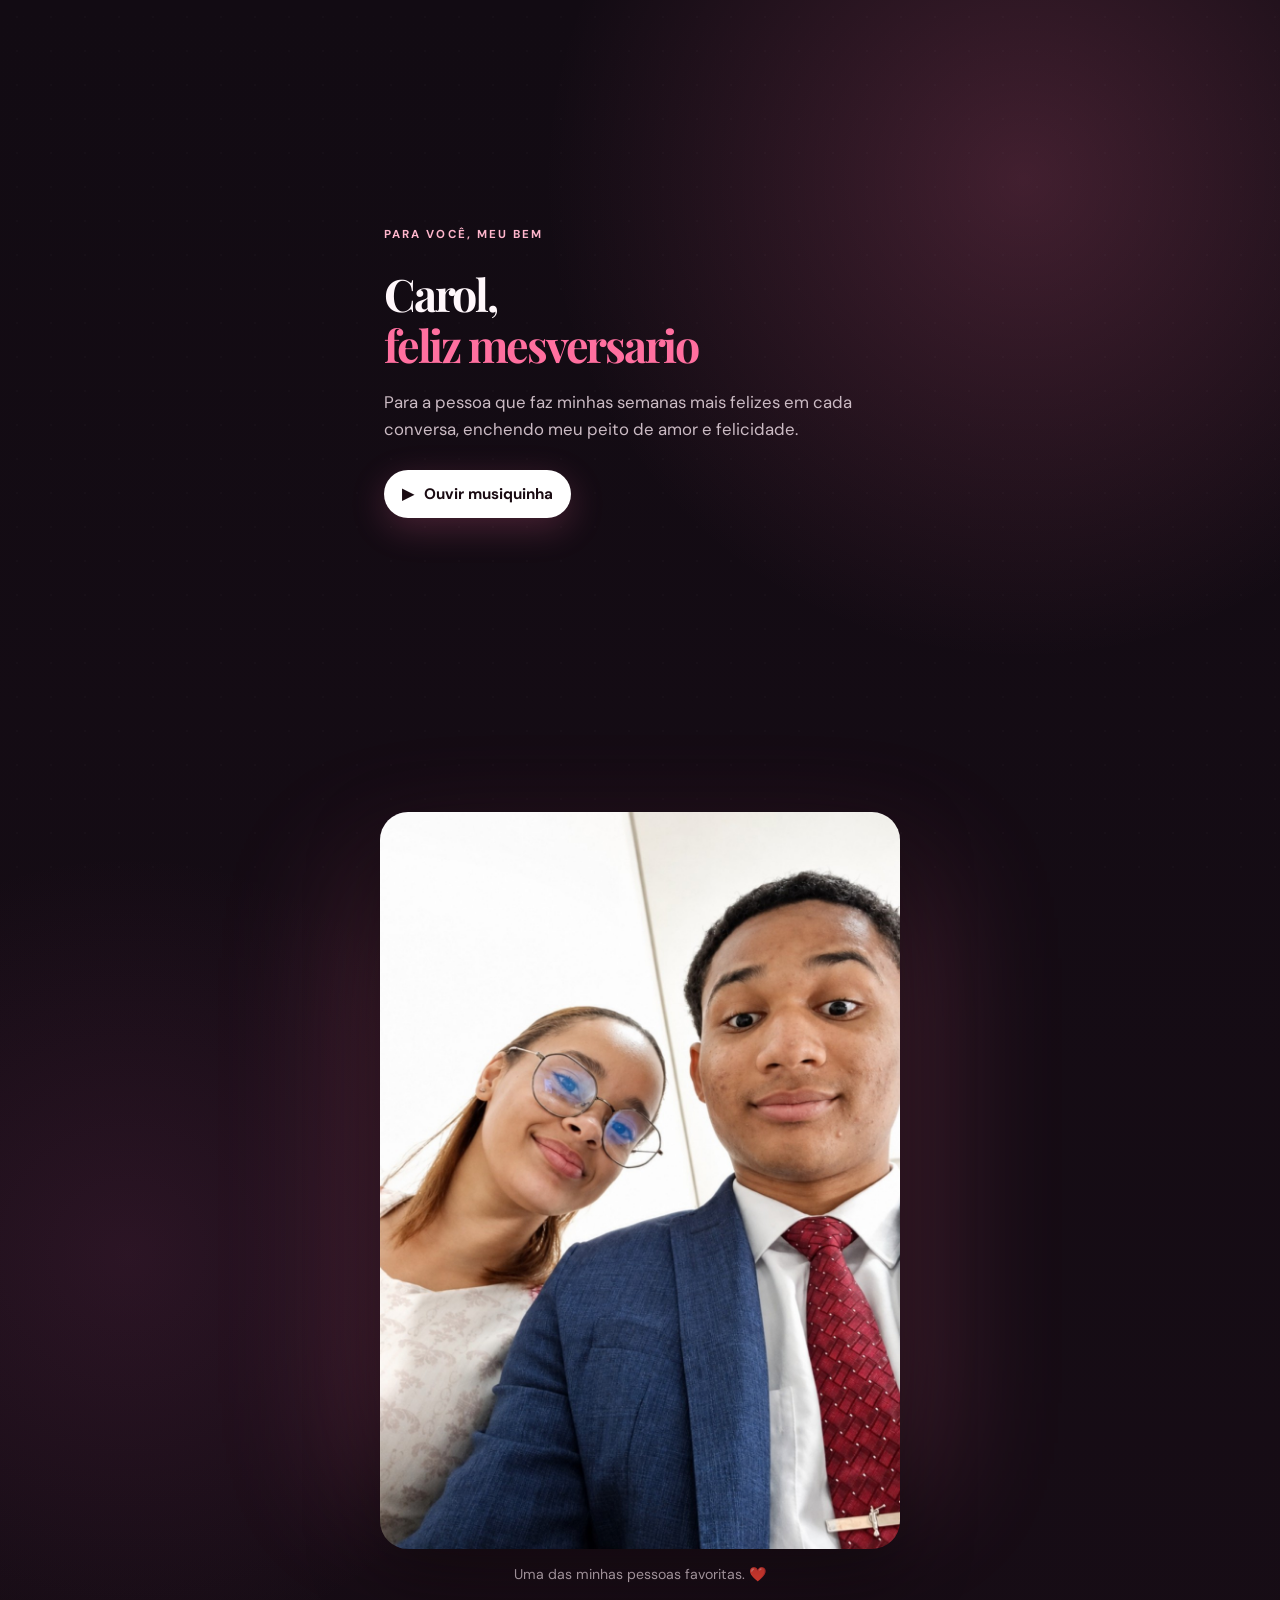
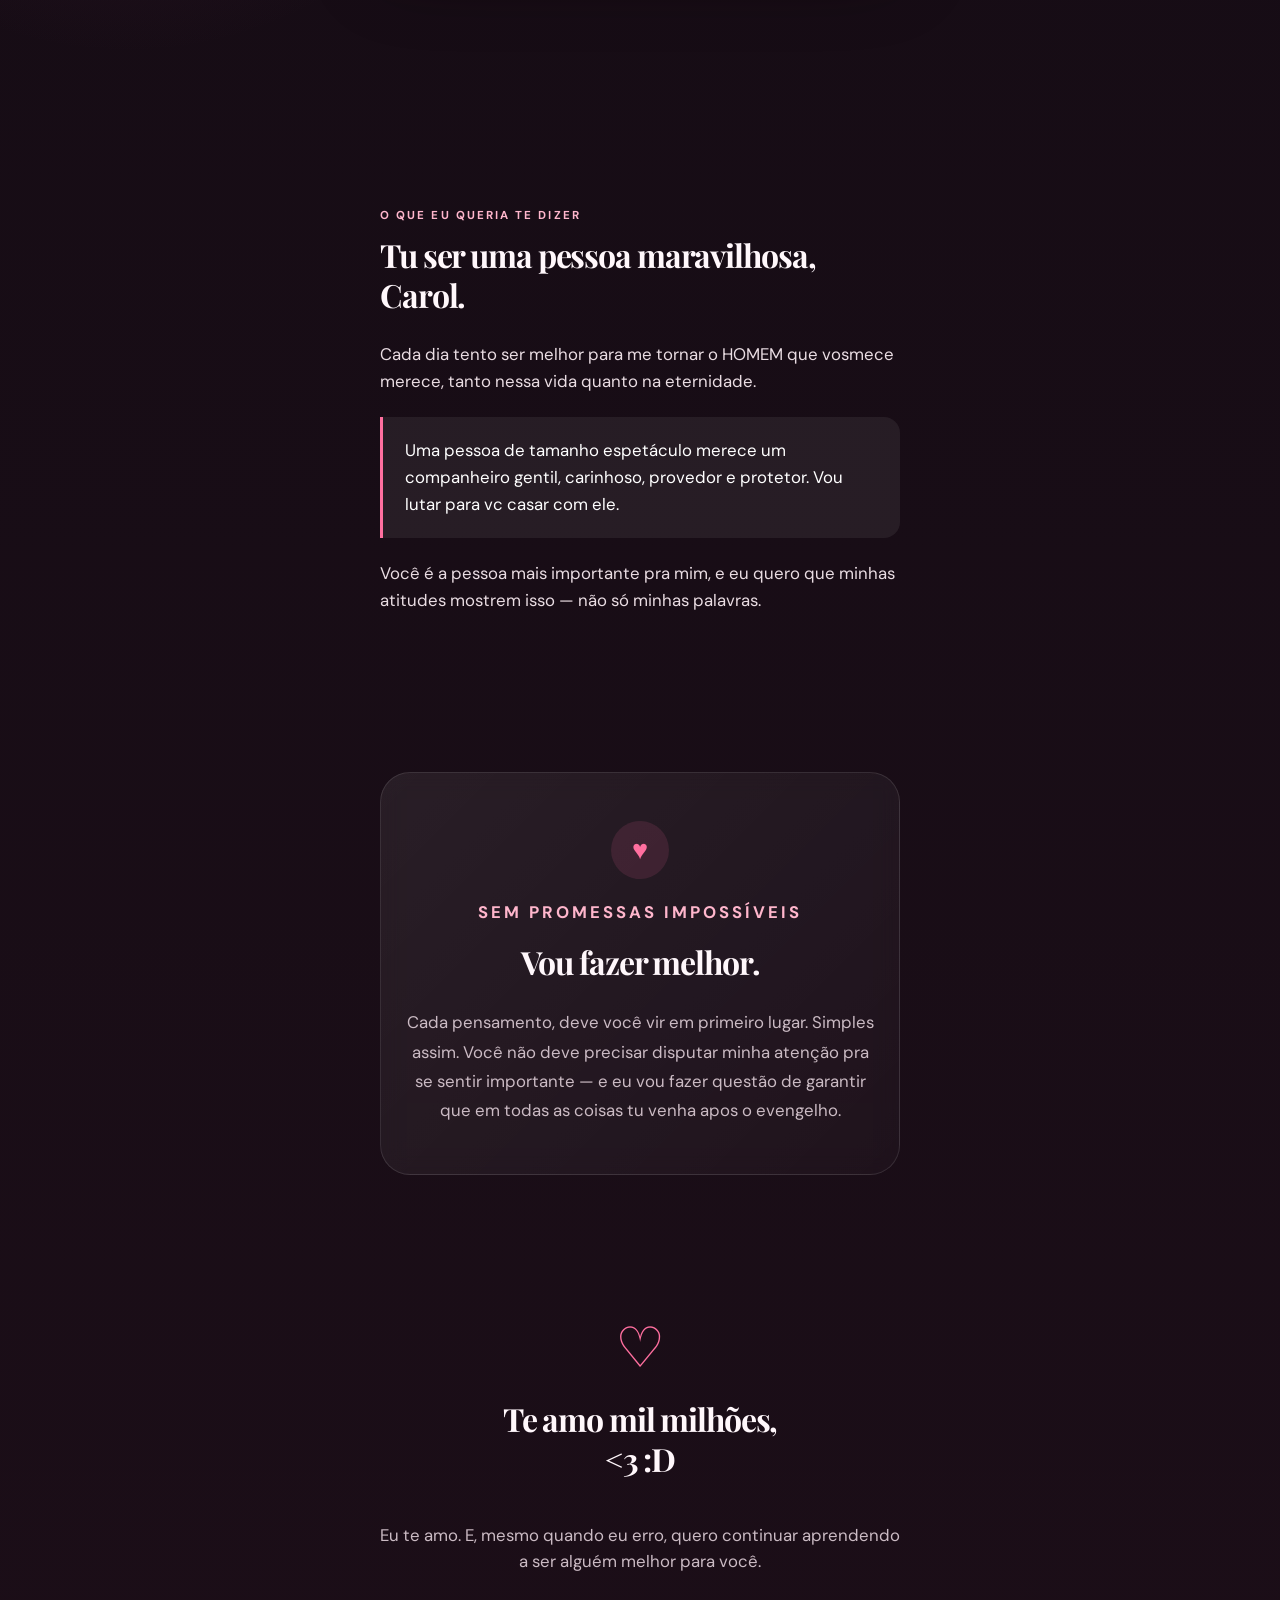
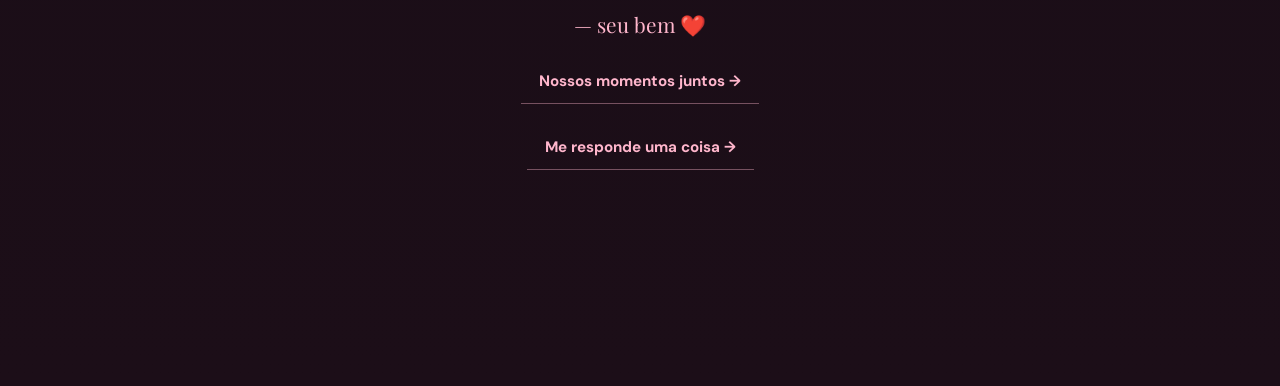
<file: index.html>
<!DOCTYPE html>
<html lang="pt-BR">
<head>
<meta charset="UTF-8">
<meta name="viewport" content="width=device-width, initial-scale=1.0, viewport-fit=cover">
<meta name="theme-color" content="#120b13">
<title>Para a minha Carol ❤️</title>
<link rel="preconnect" href="https://fonts.googleapis.com">
<link rel="preconnect" href="https://fonts.gstatic.com" crossorigin>
<link href="https://fonts.googleapis.com/css2?family=DM+Sans:wght@400;500;700&family=Playfair+Display:wght@600;700&display=swap" rel="stylesheet">
<link rel="stylesheet" href="style.css">
<link rel="stylesheet" href="mobile.css">
</head>
<body>
<div class="hearts" aria-hidden="true"></div>
<main>
<section class="hero">
<p class="eyebrow">para você, meu bem</p>
<h1>Carol,<br><span>feliz mesversario</span></h1>
<p class="intro">
Para a pessoa que faz minhas semanas mais felizes em cada conversa,
enchendo meu peito de amor e felicidade.
</p>
<button class="music-btn" id="musicBtn" type="button">
<span id="musicIcon">▶</span>
<span id="musicText">Ouvir musiquinha</span>
</button>
<audio id="music" src="assets/nossa-musica.mp3" preload="metadata"></audio>
</section>

<section class="photo-card">
<div class="photo-wrap">
<img src="assets/nossa-foto.png" alt="Uma foto minha com a Carol">
<div class="photo-glow"></div>
</div>
<p class="caption">Uma das minhas pessoas favoritas. ❤️</p>
</section>

<section class="letter">
<p class="section-label">O que eu queria te dizer</p>
<h2>Tu ser uma pessoa maravilhosa, Carol.</h2>
<div class="letter-text">
<p>
Cada dia tento ser melhor para me tornar o HOMEM que vosmece
merece, tanto nessa vida quanto na eternidade.
</p>
<p class="highlight">
Uma pessoa de tamanho espetáculo merece um companheiro gentil,
carinhoso, provedor e protetor. Vou lutar para vc casar com ele.
</p>
<p>
Você é a pessoa mais importante pra mim, e eu quero que minhas
atitudes mostrem isso — não só minhas palavras.
</p>
</div>
</section>

<section class="promise">
<div class="promise-icon">♥</div>
<p class="section-label">Sem promessas impossíveis</p>
<h2>Vou fazer melhor.</h2>
<p>
Cada pensamento, deve você vir em primeiro lugar. Simples assim. Você não
deve precisar disputar minha atenção pra se sentir importante — e
eu vou fazer questão de garantir que em todas as coisas tu venha apos o evengelho.
</p>
</section>

<section class="final">
<div class="tiny-heart">♡</div>
<h2>Te amo mil milhões,<br> <3 :D</h2>
<p>
Eu te amo. E, mesmo quando eu erro, quero continuar aprendendo a ser
alguém melhor para você.
</p>
<div class="signature">— seu bem ❤️</div>
<a class="gallery-link" href="galeria.html">Nossos momentos juntos →</a>
<a class="gallery-link" href="perdao.html">Me responde uma coisa →</a>
</section>
</main>
<script src="script.js"></script>
</body>
</html>
</file>
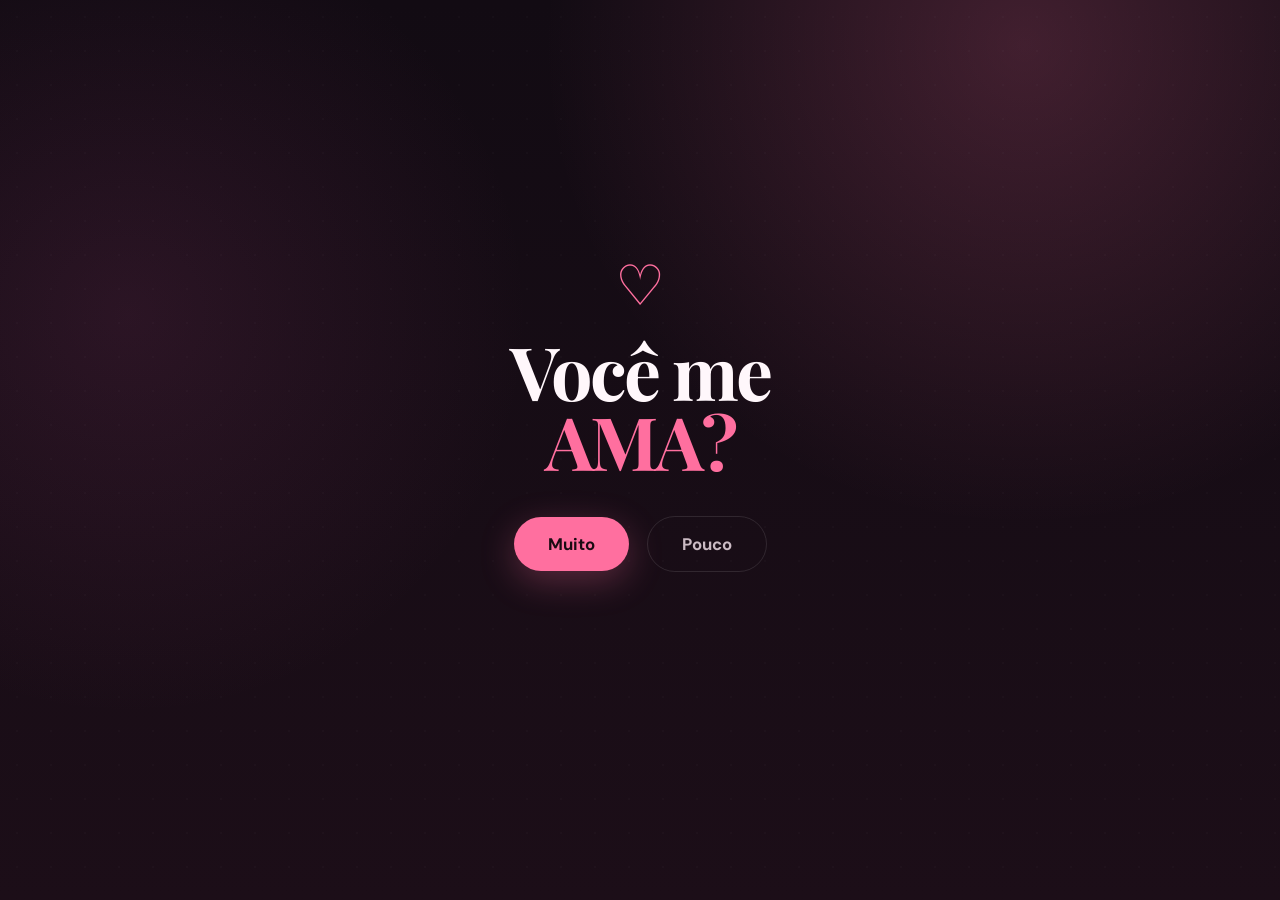
<file: perdao.html>
<!DOCTYPE html>
<html lang="pt-BR">
<head>
<meta charset="UTF-8">
<meta name="viewport" content="width=device-width, initial-scale=1.0, viewport-fit=cover">
<meta name="theme-color" content="#120b13">
<title>Você me ama? — para a minha Carol ❤️</title>
<link rel="preconnect" href="https://fonts.googleapis.com">
<link rel="preconnect" href="https://fonts.gstatic.com" crossorigin>
<link href="https://fonts.googleapis.com/css2?family=DM+Sans:wght@400;500;700&family=Playfair+Display:wght@600;700&display=swap" rel="stylesheet">
<link rel="stylesheet" href="style.css">
<link rel="stylesheet" href="mobile.css">
</head>
<body>
<div class="hearts" aria-hidden="true"></div>
<main class="perdao-main">
<section class="perdao-screen" id="perguntaScreen">
<div class="tiny-heart">♡</div>
<h1 class="perdao-title">Você me<br><span>AMA?</span></h1>
<div class="perdao-buttons">
<button class="perdao-btn yes" id="simBtn" type="button">Muito</button>
<button class="perdao-btn no" id="naoBtn" type="button">Pouco</button>
</div>
</section>

<section class="perdao-screen hidden" id="respostaScreen">
<div class="tiny-heart">♡</div>
<h2 class="perdao-resposta">Nunca duvidei 😁</h2>
<a class="back-link big" href="index.html">← voltar pro início</a>
</section>
</main>
<script src="script.js"></script>
<script>
const naoBtn = document.getElementById('naoBtn');
const simBtn = document.getElementById('simBtn');
const perguntaScreen = document.getElementById('perguntaScreen');
const respostaScreen = document.getElementById('respostaScreen');

naoBtn.addEventListener('click', () => {
  const margin = 16;
  const maxX = window.innerWidth - naoBtn.offsetWidth - margin;
  const maxY = window.innerHeight - naoBtn.offsetHeight - margin;
  const x = Math.max(margin, Math.random() * maxX);
  const y = Math.max(margin, Math.random() * maxY);
  naoBtn.style.position = 'fixed';
  naoBtn.style.left = x + 'px';
  naoBtn.style.top = y + 'px';
});

simBtn.addEventListener('click', () => {
  perguntaScreen.classList.add('hidden');
  respostaScreen.classList.remove('hidden');
});
</script>
</body>
</html>
</file>
<file: style.css>
* {
  box-sizing: border-box;
}

:root {
  --bg: #120b13;
  --bg2: #1c0e18;
  --text: #fff7fb;
  --muted: #cbbbc4;
  --accent: #ff6f9f;
  --accent2: #ffb6cc;
  --card: rgba(255,255,255,.065);
  --line: rgba(255,255,255,.11);
}

html {
  scroll-behavior: smooth;
}

body {
  margin: 0;
  min-height: 100vh;
  color: var(--text);
  background:
    radial-gradient(circle at 80% 5%, rgba(255,111,159,.20), transparent 30rem),
    radial-gradient(circle at 10% 35%, rgba(177,72,133,.14), transparent 25rem),
    linear-gradient(180deg, var(--bg), var(--bg2));
  font-family: "DM Sans", sans-serif;
  overflow-x: hidden;
}

body::before {
  content: "";
  position: fixed;
  inset: 0;
  pointer-events: none;
  background-image: radial-gradient(rgba(255,255,255,.16) 1px, transparent 1px);
  background-size: 34px 34px;
  opacity: .12;
}

main {
  width: min(100%, 860px);
  margin: auto;
  padding: 28px 20px 80px;
  position: relative;
  z-index: 1;
}

section {
  margin-bottom: 72px;
}

.hero {
  min-height: 72vh;
  display: flex;
  flex-direction: column;
  justify-content: center;
  align-items: flex-start;
  padding: 55px 4px 25px;
}

.eyebrow,
.section-label {
  text-transform: uppercase;
  letter-spacing: .18em;
  font-size: .72rem;
  color: var(--accent2);
  font-weight: 700;
}

.hero h1 {
  margin: 14px 0 18px;
  font-family: "Playfair Display", serif;
  font-size: clamp(3.6rem, 13vw, 7.2rem);
  line-height: .9;
  letter-spacing: -.05em;
}

.hero h1 span {
  color: var(--accent);
}

.intro {
  max-width: 620px;
  color: var(--muted);
  font-size: clamp(1rem, 3vw, 1.2rem);
  line-height: 1.7;
  margin: 0 0 28px;
}

.music-btn {
  border: 0;
  color: #1a0b12;
  background: #fff;
  border-radius: 999px;
  padding: 14px 20px;
  display: inline-flex;
  align-items: center;
  gap: 10px;
  font: 700 .95rem "DM Sans", sans-serif;
  cursor: pointer;
  box-shadow: 0 10px 35px rgba(255,111,159,.22);
  transition: transform .2s ease, box-shadow .2s ease;
}

.music-btn:hover {
  transform: translateY(-2px);
  box-shadow: 0 14px 42px rgba(255,111,159,.30);
}

.music-btn.playing {
  background: var(--accent);
}

.photo-card {
  text-align: center;
}

.photo-wrap {
  position: relative;
  width: min(100%, 620px);
  margin: auto;
}

.photo-wrap img {
  width: 100%;
  display: block;
  border-radius: 28px;
  position: relative;
  z-index: 2;
  box-shadow: 0 25px 70px rgba(0,0,0,.45);
}

.photo-glow {
  position: absolute;
  inset: 8% -5%;
  background: var(--accent);
  filter: blur(70px);
  opacity: .22;
  z-index: 1;
}

.caption {
  color: var(--muted);
  font-size: .88rem;
  margin-top: 16px;
}

.letter,
.promise {
  max-width: 680px;
  margin-left: auto;
  margin-right: auto;
}

h2 {
  font-family: "Playfair Display", serif;
  font-size: clamp(2.2rem, 7vw, 4rem);
  line-height: 1;
  margin: 12px 0 26px;
  letter-spacing: -.035em;
}

.letter-text {
  color: #eadde3;
  font-size: 1.04rem;
  line-height: 1.85;
}

.letter-text p {
  margin: 0 0 22px;
}

.highlight {
  color: #fff;
  padding: 20px 22px;
  border-left: 3px solid var(--accent);
  background: var(--card);
  border-radius: 0 16px 16px 0;
}

.promise {
  text-align: center;
  padding: 48px 25px;
  border: 1px solid var(--line);
  background: linear-gradient(135deg, rgba(255,255,255,.07), rgba(255,255,255,.025));
  border-radius: 30px;
  backdrop-filter: blur(10px);
}

.promise p:last-child {
  max-width: 540px;
  margin: auto;
  color: var(--muted);
  line-height: 1.75;
}

.promise-icon {
  width: 58px;
  height: 58px;
  display: grid;
  place-items: center;
  margin: 0 auto 20px;
  border-radius: 50%;
  color: var(--accent);
  background: rgba(255,111,159,.12);
  font-size: 1.7rem;
}

.final {
  text-align: center;
  min-height: 60vh;
  display: flex;
  flex-direction: column;
  align-items: center;
  justify-content: center;
}

.tiny-heart {
  color: var(--accent);
  font-size: 3.5rem;
  animation: beat 1.3s infinite;
}

.final h2 {
  margin-top: 15px;
}

.final p {
  max-width: 520px;
  color: var(--muted);
  line-height: 1.75;
}

.signature {
  margin-top: 18px;
  color: var(--accent2);
  font-family: "Playfair Display", serif;
  font-size: 1.3rem;
}

.gallery-link {
  display: inline-flex;
  align-items: center;
  gap: 8px;
  margin-top: 22px;
  color: var(--accent2);
  text-decoration: none;
  font-weight: 700;
  font-size: .95rem;
  border-bottom: 1px solid rgba(255,182,204,.4);
  padding-bottom: 2px;
  transition: color .2s ease;
}

.gallery-link:hover {
  color: #fff;
}

.gallery-hero {
  padding: 45px 4px 10px;
}

.gallery-hero .back-link,
.final .back-link {
  display: inline-block;
  color: var(--muted);
  text-decoration: none;
  font-size: .88rem;
  margin-bottom: 18px;
}

.final .back-link.big {
  margin-top: 26px;
  color: var(--accent2);
  font-weight: 700;
}

.gallery-hero h1 {
  margin: 10px 0 16px;
  font-family: "Playfair Display", serif;
  font-size: clamp(2.8rem, 10vw, 5.2rem);
  line-height: .95;
  letter-spacing: -.04em;
}

.gallery-hero h1 span {
  color: var(--accent);
}

.gallery-grid {
  display: grid;
  grid-template-columns: repeat(3, 1fr);
  gap: 10px;
  margin: 20px 0 60px;
}

.gallery-grid figure {
  margin: 0;
  aspect-ratio: 1 / 1;
  overflow: hidden;
  border-radius: 14px;
  position: relative;
}

.gallery-grid img {
  width: 100%;
  height: 100%;
  object-fit: cover;
  display: block;
  transition: transform .35s ease;
}

.gallery-grid figure:hover img {
  transform: scale(1.06);
}

@media (max-width: 600px) {
  .gallery-grid {
    grid-template-columns: repeat(2, 1fr);
    gap: 8px;
  }
}

.perdao-main {
  min-height: 100vh;
  display: flex;
  align-items: center;
  justify-content: center;
  padding: 20px;
}

.perdao-screen {
  text-align: center;
  max-width: 480px;
}

.perdao-screen.hidden {
  display: none;
}

.perdao-title {
  font-family: "Playfair Display", serif;
  font-size: clamp(2.6rem, 11vw, 4.6rem);
  line-height: .95;
  letter-spacing: -.04em;
  margin: 14px 0 34px;
}

.perdao-title span {
  color: var(--accent);
}

.perdao-resposta {
  font-family: "Playfair Display", serif;
  font-size: clamp(2rem, 8vw, 3.2rem);
  margin: 14px 0 30px;
}

.perdao-buttons {
  display: flex;
  gap: 18px;
  justify-content: center;
  align-items: center;
  min-height: 70px;
}

.perdao-btn {
  border: 0;
  border-radius: 999px;
  padding: 16px 34px;
  font: 700 1.05rem "DM Sans", sans-serif;
  cursor: pointer;
  transition: transform .15s ease, box-shadow .15s ease;
}

.perdao-btn.yes {
  background: var(--accent);
  color: #1a0b12;
  box-shadow: 0 10px 35px rgba(255,111,159,.28);
}

.perdao-btn.yes:hover {
  transform: translateY(-2px);
}

.perdao-btn.no {
  background: transparent;
  color: var(--muted);
  border: 1px solid var(--line);
  z-index: 5;
}

.floating-heart {
  position: fixed;
  bottom: -30px;
  color: var(--accent);
  opacity: 0;
  pointer-events: none;
  animation: floatUp linear forwards;
  z-index: 0;
}

@keyframes beat {
  0%, 100% { transform: scale(1); }
  15% { transform: scale(1.16); }
  30% { transform: scale(1); }
}

@keyframes floatUp {
  0% { transform: translateY(0) rotate(0deg); opacity: 0; }
  15% { opacity: .55; }
  100% { transform: translateY(-105vh) rotate(35deg); opacity: 0; }
}

@media (max-width: 600px) {
  main {
    padding-left: 17px;
    padding-right: 17px;
  }

  section {
    margin-bottom: 58px;
  }

  .hero {
    min-height: 78vh;
    padding-top: 30px;
  }

  .letter-text {
    font-size: 1rem;
  }

  .promise {
    padding: 38px 20px;
  }
}
</file>
<file: mobile.css>
/* ===== mobile.css =====
   Camada de ajustes para telas pequenas. Carregado DEPOIS do
   style.css original, então essas regras só entram em ação
   quando fazem sentido (min/max-width) e não apagam nada do
   arquivo principal. */

html {
  -webkit-text-size-adjust: 100%;
}

body {
  overflow-x: hidden;
}

main {
  padding-left: max(20px, env(safe-area-inset-left));
  padding-right: max(20px, env(safe-area-inset-right));
  box-sizing: border-box;
}

img {
  max-width: 100%;
  height: auto;
}

/* tipografia fluida: acompanha a largura da tela sem estourar */
.hero h1 {
  font-size: clamp(1.9rem, 8vw, 2.8rem);
  line-height: 1.15;
}

.letter h2,
.promise h2,
.final h2 {
  font-size: clamp(1.4rem, 6vw, 2rem);
  line-height: 1.25;
}

.intro,
.letter-text p,
.promise p,
.final p {
  font-size: clamp(0.95rem, 4vw, 1.05rem);
  line-height: 1.6;
}

/* área de toque confortável pros botões/links no celular */
.music-btn,
.gallery-link,
.back-link {
  min-height: 44px;
  display: inline-flex;
  align-items: center;
  justify-content: center;
  padding-left: 18px;
  padding-right: 18px;
}

.gallery-link,
.back-link {
  display: inline-flex;
}

section {
  padding-top: clamp(32px, 8vh, 64px);
  padding-bottom: clamp(32px, 8vh, 64px);
}

.photo-wrap img {
  width: 100%;
  display: block;
}

@media (max-width: 380px) {
  .hero h1 {
    font-size: 1.7rem;
  }
  .music-btn,
  .gallery-link {
    width: 100%;
  }
}

@media (min-width: 700px) {
  main {
    max-width: 560px;
    margin: 0 auto;
  }
}
</file>
